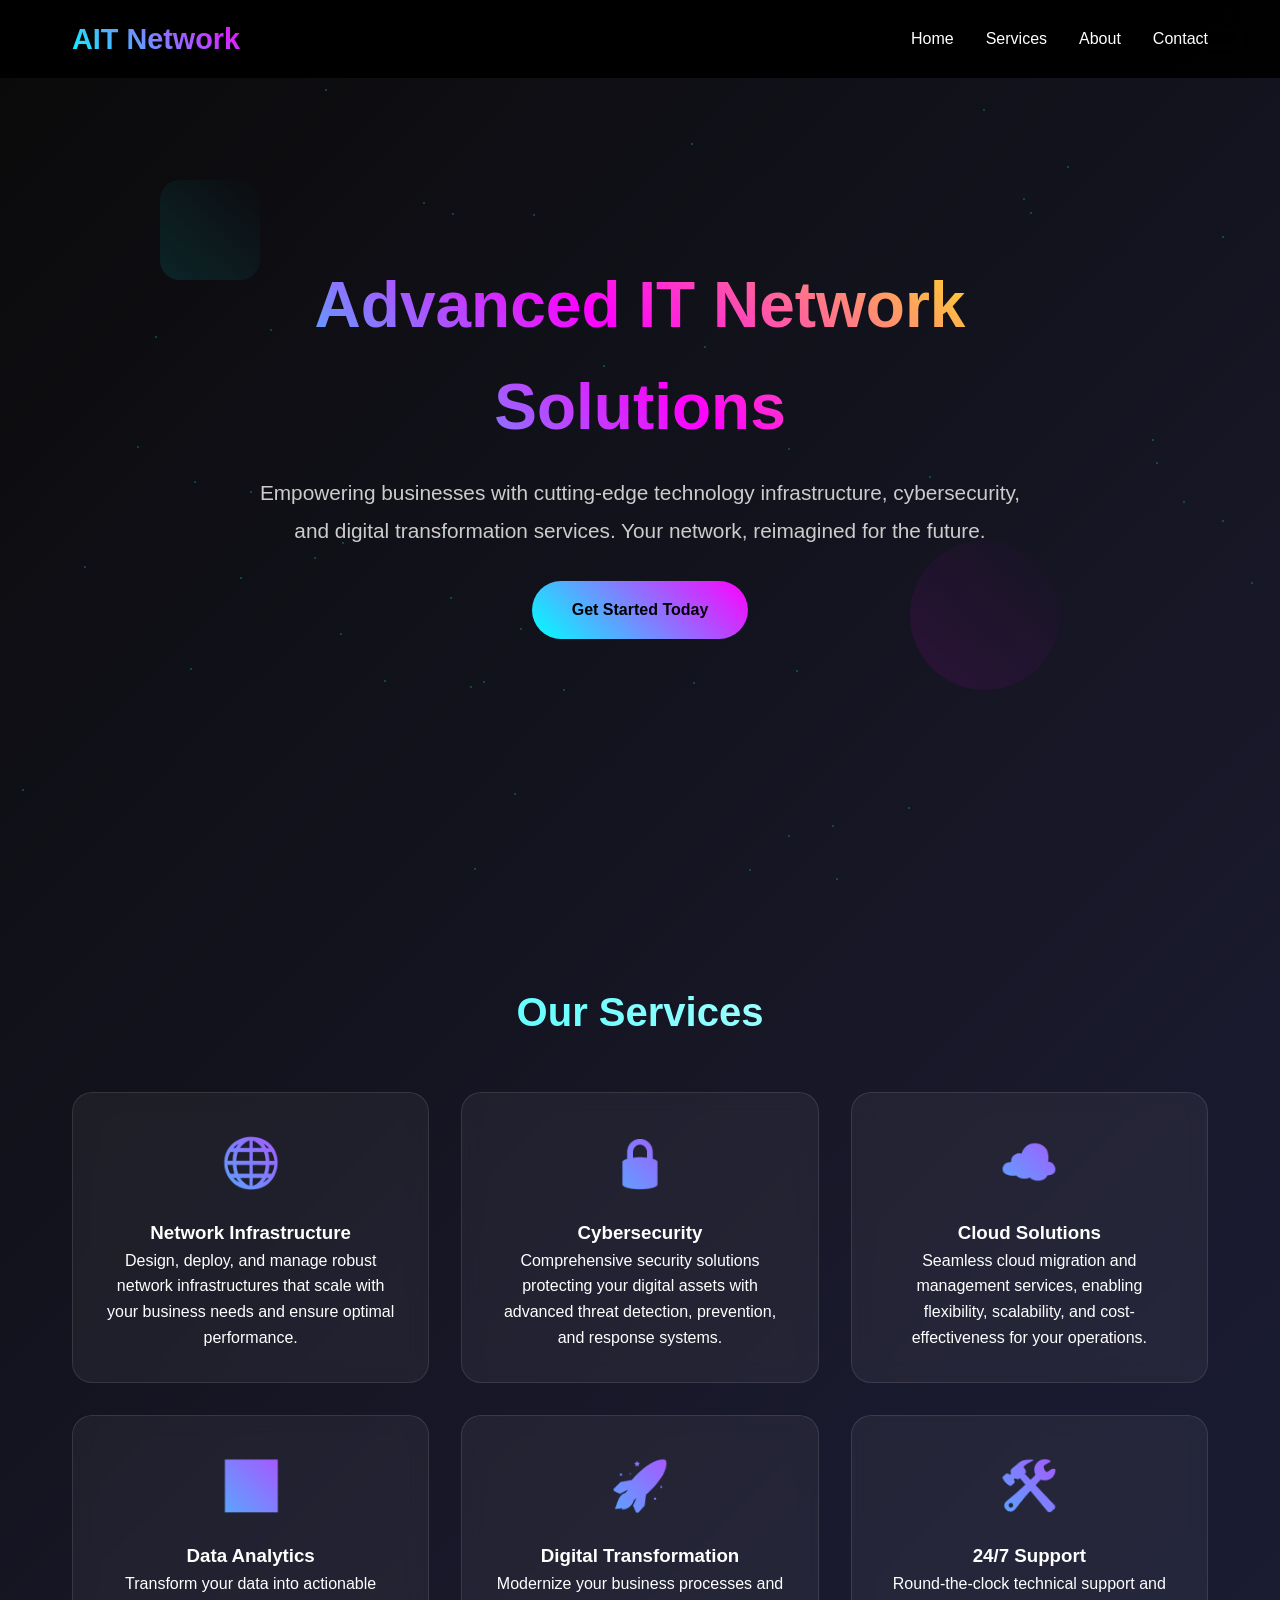
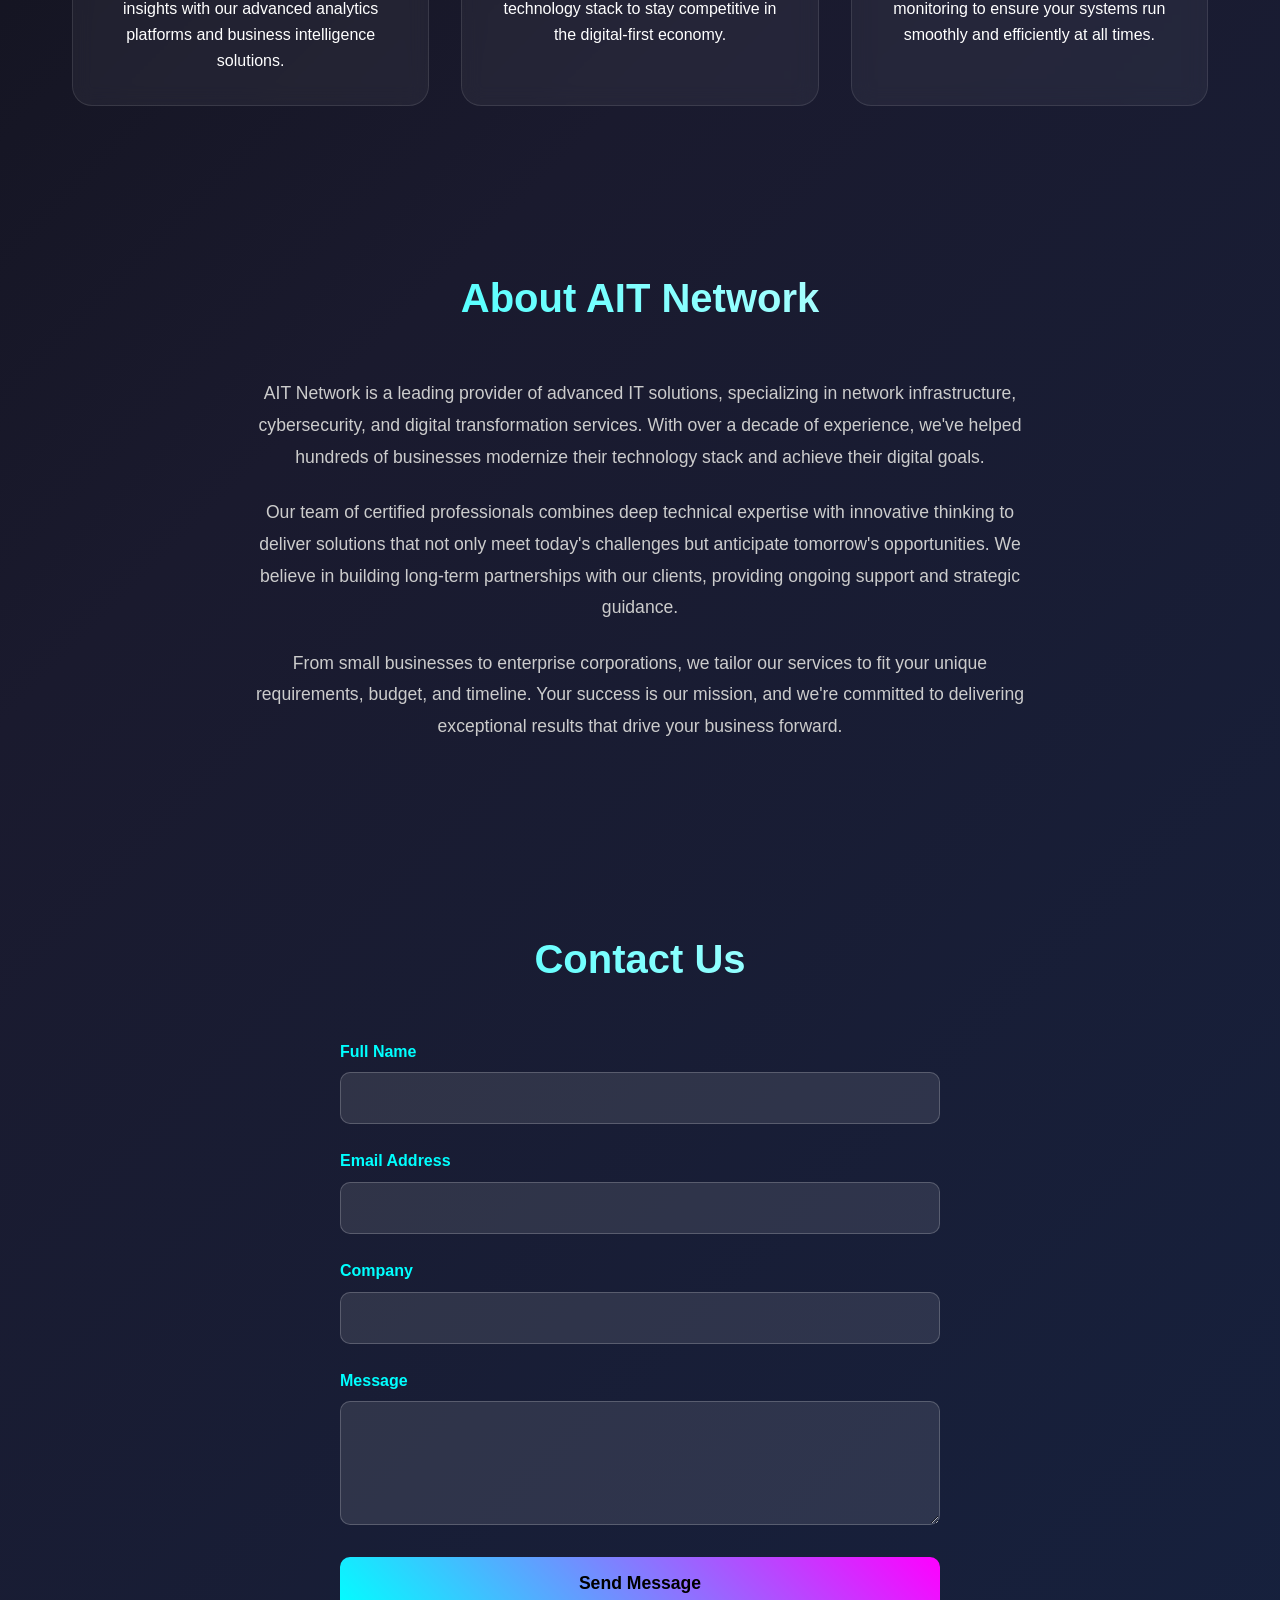
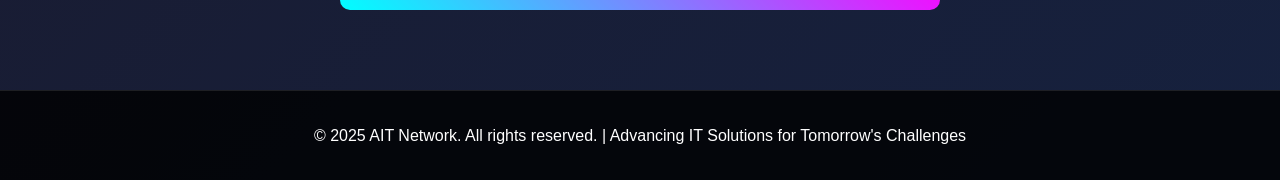
<file: index.html>
<!DOCTYPE html>

<html lang="en">

<head>

    <meta charset="UTF-8">

    <meta name="viewport" content="width=device-width, initial-scale=1.0">

    <title>AIT Network - Advanced IT Solutions</title>

    <style>

        * {

            margin: 0;

            padding: 0;

            box-sizing: border-box;

        }

        body {

            font-family: 'Inter', -apple-system, BlinkMacSystemFont, sans-serif;

            line-height: 1.6;

            color: #ffffff;

            background: linear-gradient(135deg, #0a0a0a 0%, #1a1a2e 50%, #16213e 100%);

            overflow-x: hidden;

        }

        /* Animated background particles */

        .particles {

            position: fixed;

            top: 0;

            left: 0;

            width: 100%;

            height: 100%;

            z-index: -1;

            overflow: hidden;

        }

        .particle {

            position: absolute;

            width: 2px;

            height: 2px;

            background: rgba(0, 255, 255, 0.3);

            border-radius: 50%;

            animation: float 6s infinite ease-in-out;

        }

        @keyframes float {

            0%, 100% { transform: translateY(0px) rotate(0deg); opacity: 0; }

            50% { transform: translateY(-100px) rotate(180deg); opacity: 1; }

        }

        /* Navigation */

        nav {

            position: fixed;

            top: 0;

            width: 100%;

            background: rgba(0, 0, 0, 0.95);

            backdrop-filter: blur(20px);

            z-index: 1000;

            padding: 1rem 0;

            transition: all 0.3s ease;

        }

        nav.scrolled {

            background: rgba(0, 0, 0, 0.98);

            box-shadow: 0 2px 20px rgba(0, 255, 255, 0.1);

        }

        .nav-container {

            max-width: 1200px;

            margin: 0 auto;

            display: flex;

            justify-content: space-between;

            align-items: center;

            padding: 0 2rem;

        }

        .logo {

            font-size: 1.8rem;

            font-weight: 800;

            background: linear-gradient(45deg, #00ffff, #ff00ff);

            -webkit-background-clip: text;

            -webkit-text-fill-color: transparent;

            background-clip: text;

        }

        .nav-menu {

            display: flex;

            list-style: none;

            gap: 2rem;

        }

        .nav-menu a {

            color: #ffffff;

            text-decoration: none;

            font-weight: 500;

            transition: all 0.3s ease;

            position: relative;

        }

        .nav-menu a:hover {

            color: #00ffff;

            transform: translateY(-2px);

        }

        .nav-menu a::after {

            content: '';

            position: absolute;

            width: 0;

            height: 2px;

            bottom: -5px;

            left: 0;

            background: linear-gradient(90deg, #00ffff, #ff00ff);

            transition: width 0.3s ease;

        }

        .nav-menu a:hover::after {

            width: 100%;

        }

        .mobile-menu {

            display: none;

            flex-direction: column;

            cursor: pointer;

        }

        .mobile-menu span {

            width: 25px;

            height: 3px;

            background: #ffffff;

            margin: 3px 0;

            transition: 0.3s;

        }

        /* Hero Section */

        .hero {

            min-height: 100vh;

            display: flex;

            align-items: center;

            justify-content: center;

            text-align: center;

            position: relative;

            overflow: hidden;

        }

        .hero-content {

            max-width: 800px;

            z-index: 2;

            animation: fadeInUp 1s ease-out;

        }

        .hero h1 {

            font-size: 4rem;

            font-weight: 900;

            margin-bottom: 1rem;

            background: linear-gradient(45deg, #00ffff, #ff00ff, #ffff00);

            -webkit-background-clip: text;

            -webkit-text-fill-color: transparent;

            background-clip: text;

            animation: glow 2s ease-in-out infinite alternate;

        }

        @keyframes glow {

            from { filter: drop-shadow(0 0 10px rgba(0, 255, 255, 0.3)); }

            to { filter: drop-shadow(0 0 20px rgba(255, 0, 255, 0.5)); }

        }

        .hero p {

            font-size: 1.3rem;

            margin-bottom: 2rem;

            color: #cccccc;

            line-height: 1.8;

        }

        .cta-button {

            display: inline-block;

            padding: 1rem 2.5rem;

            background: linear-gradient(45deg, #00ffff, #ff00ff);

            color: #000000;

            text-decoration: none;

            border-radius: 50px;

            font-weight: 700;

            transition: all 0.3s ease;

            position: relative;

            overflow: hidden;

        }

        .cta-button::before {

            content: '';

            position: absolute;

            top: 0;

            left: -100%;

            width: 100%;

            height: 100%;

            background: linear-gradient(45deg, transparent, rgba(255, 255, 255, 0.2), transparent);

            transition: left 0.5s ease;

        }

        .cta-button:hover::before {

            left: 100%;

        }

        .cta-button:hover {

            transform: translateY(-3px) scale(1.05);

            box-shadow: 0 10px 25px rgba(0, 255, 255, 0.3);

        }

        /* Floating geometric shapes */

        .shape {

            position: absolute;

            opacity: 0.1;

            animation: rotate 10s linear infinite;

        }

        .shape-1 {

            top: 20%;

            left: 10%;

            width: 100px;

            height: 100px;

            background: linear-gradient(45deg, #00ffff, transparent);

            border-radius: 20px;

            animation-delay: -2s;

        }

        .shape-2 {

            top: 60%;

            right: 15%;

            width: 150px;

            height: 150px;

            background: linear-gradient(45deg, #ff00ff, transparent);

            border-radius: 50%;

            animation-delay: -5s;

        }

        @keyframes rotate {

            from { transform: rotate(0deg); }

            to { transform: rotate(360deg); }

        }

        /* Sections */

        section {

            padding: 5rem 2rem;

            max-width: 1200px;

            margin: 0 auto;

        }

        .section-title {

            text-align: center;

            font-size: 2.5rem;

            font-weight: 800;

            margin-bottom: 3rem;

            background: linear-gradient(45deg, #00ffff, #ffffff);

            -webkit-background-clip: text;

            -webkit-text-fill-color: transparent;

            background-clip: text;

        }

        .services-grid {

            display: grid;

            grid-template-columns: repeat(auto-fit, minmax(300px, 1fr));

            gap: 2rem;

            margin-top: 3rem;

        }

        .service-card {

            background: rgba(255, 255, 255, 0.05);

            backdrop-filter: blur(10px);

            border: 1px solid rgba(255, 255, 255, 0.1);

            border-radius: 20px;

            padding: 2rem;

            text-align: center;

            transition: all 0.3s ease;

            position: relative;

            overflow: hidden;

        }

        .service-card::before {

            content: '';

            position: absolute;

            top: -50%;

            left: -50%;

            width: 200%;

            height: 200%;

            background: conic-gradient(from 0deg, transparent, rgba(0, 255, 255, 0.1), transparent);

            animation: rotate 4s linear infinite;

            opacity: 0;

            transition: opacity 0.3s ease;

        }

        .service-card:hover::before {

            opacity: 1;

        }

        .service-card:hover {

            transform: translateY(-10px);

            box-shadow: 0 20px 40px rgba(0, 255, 255, 0.2);

            border-color: rgba(0, 255, 255, 0.5);

        }

        .service-icon {

            font-size: 3rem;

            margin-bottom: 1rem;

            background: linear-gradient(45deg, #00ffff, #ff00ff);

            -webkit-background-clip: text;

            -webkit-text-fill-color: transparent;

            background-clip: text;

        }

        .about-content {

            text-align: center;

            max-width: 800px;

            margin: 0 auto;

        }

        .about-content p {

            font-size: 1.1rem;

            color: #cccccc;

            margin-bottom: 1.5rem;

            line-height: 1.8;

        }

        .contact-form {

            max-width: 600px;

            margin: 0 auto;

        }

        .form-group {

            margin-bottom: 1.5rem;

        }

        .form-group label {

            display: block;

            margin-bottom: 0.5rem;

            color: #00ffff;

            font-weight: 600;

        }

        .form-group input,

        .form-group textarea {

            width: 100%;

            padding: 1rem;

            background: rgba(255, 255, 255, 0.1);

            border: 1px solid rgba(255, 255, 255, 0.2);

            border-radius: 10px;

            color: #ffffff;

            font-size: 1rem;

            transition: all 0.3s ease;

        }

        .form-group input:focus,

        .form-group textarea:focus {

            outline: none;

            border-color: #00ffff;

            box-shadow: 0 0 15px rgba(0, 255, 255, 0.3);

        }

        .submit-btn {

            width: 100%;

            padding: 1rem;

            background: linear-gradient(45deg, #00ffff, #ff00ff);

            color: #000000;

            border: none;

            border-radius: 10px;

            font-size: 1.1rem;

            font-weight: 700;

            cursor: pointer;

            transition: all 0.3s ease;

        }

        .submit-btn:hover {

            transform: translateY(-2px);

            box-shadow: 0 10px 25px rgba(0, 255, 255, 0.3);

        }

        footer {

            text-align: center;

            padding: 2rem;

            background: rgba(0, 0, 0, 0.8);

            border-top: 1px solid rgba(255, 255, 255, 0.1);

        }

        @keyframes fadeInUp {

            from {

                opacity: 0;

                transform: translateY(30px);

            }

            to {

                opacity: 1;

                transform: translateY(0);

            }

        }

        /* Responsive */

        @media (max-width: 768px) {

            .nav-menu {

                display: none;

            }

            .mobile-menu {

                display: flex;

            }

            .hero h1 {

                font-size: 2.5rem;

            }

            .hero p {

                font-size: 1.1rem;

            }

            section {

                padding: 3rem 1rem;

            }

        }

    </style>

</head>

<body>

    <!-- Animated background particles -->

    <div class="particles" id="particles"></div>

    <!-- Navigation -->

    <nav id="navbar">

        <div class="nav-container">

            <div class="logo">AIT Network</div>

            <ul class="nav-menu">

                <li><a href="#home">Home</a></li>

                <li><a href="#services">Services</a></li>

                <li><a href="#about">About</a></li>

                <li><a href="#contact">Contact</a></li>

            </ul>

            <div class="mobile-menu">

                <span></span>

                <span></span>

                <span></span>

            </div>

        </div>

    </nav>

    <!-- Hero Section -->

    <section id="home" class="hero">

        <div class="shape shape-1"></div>

        <div class="shape shape-2"></div>

        <div class="hero-content">

            <h1>Advanced IT Network Solutions</h1>

            <p>Empowering businesses with cutting-edge technology infrastructure, cybersecurity, and digital transformation services. Your network, reimagined for the future.</p>

            <a href="#contact" class="cta-button">Get Started Today</a>

        </div>

    </section>

    <!-- Services Section -->

    <section id="services">

        <h2 class="section-title">Our Services</h2>

        <div class="services-grid">

            <div class="service-card">

                <div class="service-icon">🌐</div>

                <h3>Network Infrastructure</h3>

                <p>Design, deploy, and manage robust network infrastructures that scale with your business needs and ensure optimal performance.</p>

            </div>

            <div class="service-card">

                <div class="service-icon">🔒</div>

                <h3>Cybersecurity</h3>

                <p>Comprehensive security solutions protecting your digital assets with advanced threat detection, prevention, and response systems.</p>

            </div>

            <div class="service-card">

                <div class="service-icon">☁️</div>

                <h3>Cloud Solutions</h3>

                <p>Seamless cloud migration and management services, enabling flexibility, scalability, and cost-effectiveness for your operations.</p>

            </div>

            <div class="service-card">

                <div class="service-icon">📊</div>

                <h3>Data Analytics</h3>

                <p>Transform your data into actionable insights with our advanced analytics platforms and business intelligence solutions.</p>

            </div>

            <div class="service-card">

                <div class="service-icon">🚀</div>

                <h3>Digital Transformation</h3>

                <p>Modernize your business processes and technology stack to stay competitive in the digital-first economy.</p>

            </div>

            <div class="service-card">

                <div class="service-icon">🛠️</div>

                <h3>24/7 Support</h3>

                <p>Round-the-clock technical support and monitoring to ensure your systems run smoothly and efficiently at all times.</p>

            </div>

        </div>

    </section>

    <!-- About Section -->

    <section id="about">

        <h2 class="section-title">About AIT Network</h2>

        <div class="about-content">

            <p>AIT Network is a leading provider of advanced IT solutions, specializing in network infrastructure, cybersecurity, and digital transformation services. With over a decade of experience, we've helped hundreds of businesses modernize their technology stack and achieve their digital goals.</p>

            

            <p>Our team of certified professionals combines deep technical expertise with innovative thinking to deliver solutions that not only meet today's challenges but anticipate tomorrow's opportunities. We believe in building long-term partnerships with our clients, providing ongoing support and strategic guidance.</p>

            

            <p>From small businesses to enterprise corporations, we tailor our services to fit your unique requirements, budget, and timeline. Your success is our mission, and we're committed to delivering exceptional results that drive your business forward.</p>

        </div>

    </section>

    <!-- Contact Section -->

    <section id="contact">

        <h2 class="section-title">Contact Us</h2>

        <form class="contact-form" id="contactForm">

            <div class="form-group">

                <label for="name">Full Name</label>

                <input type="text" id="name" name="name" required>

            </div>

            <div class="form-group">

                <label for="email">Email Address</label>

                <input type="email" id="email" name="email" required>

            </div>

            <div class="form-group">

                <label for="company">Company</label>

                <input type="text" id="company" name="company">

            </div>

            <div class="form-group">

                <label for="message">Message</label>

                <textarea id="message" name="message" rows="5" required></textarea>

            </div>

            <button type="submit" class="submit-btn">Send Message</button>

        </form>

    </section>

    <!-- Footer -->

    <footer>

        <p>&copy; 2025 AIT Network. All rights reserved. | Advancing IT Solutions for Tomorrow's Challenges</p>

    </footer>

    <script>

        // Create animated particles

        function createParticles() {

            const particles = document.getElementById('particles');

            for (let i = 0; i < 50; i++) {

                const particle = document.createElement('div');

                particle.className = 'particle';

                particle.style.left = Math.random() * 100 + '%';

                particle.style.top = Math.random() * 100 + '%';

                particle.style.animationDelay = Math.random() * 6 + 's';

                particle.style.animationDuration = (Math.random() * 4 + 4) + 's';

                particles.appendChild(particle);

            }

        }

        // Navbar scroll effect

        window.addEventListener('scroll', () => {

            const navbar = document.getElementById('navbar');

            if (window.scrollY > 50) {

                navbar.classList.add('scrolled');

            } else {

                navbar.classList.remove('scrolled');

            }

        });

        // Smooth scrolling for navigation links

        document.querySelectorAll('a[href^="#"]').forEach(anchor => {

            anchor.addEventListener('click', function (e) {

                e.preventDefault();

                const target = document.querySelector(this.getAttribute('href'));

                if (target) {

                    target.scrollIntoView({

                        behavior: 'smooth',

                        block: 'start'

                    });

                }

            });

        });

        // Contact form handling

        document.getElementById('contactForm').addEventListener('submit', function(e) {

            e.preventDefault();

            

            // Simple form validation and feedback

            const name = document.getElementById('name').value;

            const email = document.getElementById('email').value;

            const message = document.getElementById('message').value;

            

            if (name && email && message) {

                alert('Thank you for your message! We\'ll get back to you within 24 hours.');

                this.reset();

            } else {

                alert('Please fill in all required fields.');

            }

        });

        // Service card interaction

        document.querySelectorAll('.service-card').forEach(card => {

            card.addEventListener('mouseenter', function() {

                this.style.transform = 'translateY(-10px) scale(1.02)';

            });

            

            card.addEventListener('mouseleave', function() {

                this.style.transform = 'translateY(0) scale(1)';

            });

        });

        // Initialize particles on page load

        createParticles();

        // Add some dynamic color changes

        setInterval(() => {

            const particles = document.querySelectorAll('.particle');

            particles.forEach(particle => {

                const colors = ['rgba(0, 255, 255, 0.3)', 'rgba(255, 0, 255, 0.3)', 'rgba(255, 255, 0, 0.3)'];

                particle.style.background = colors[Math.floor(Math.random() * colors.length)];

            });

        }, 3000);

    </script>

</body>

</html>
</file>
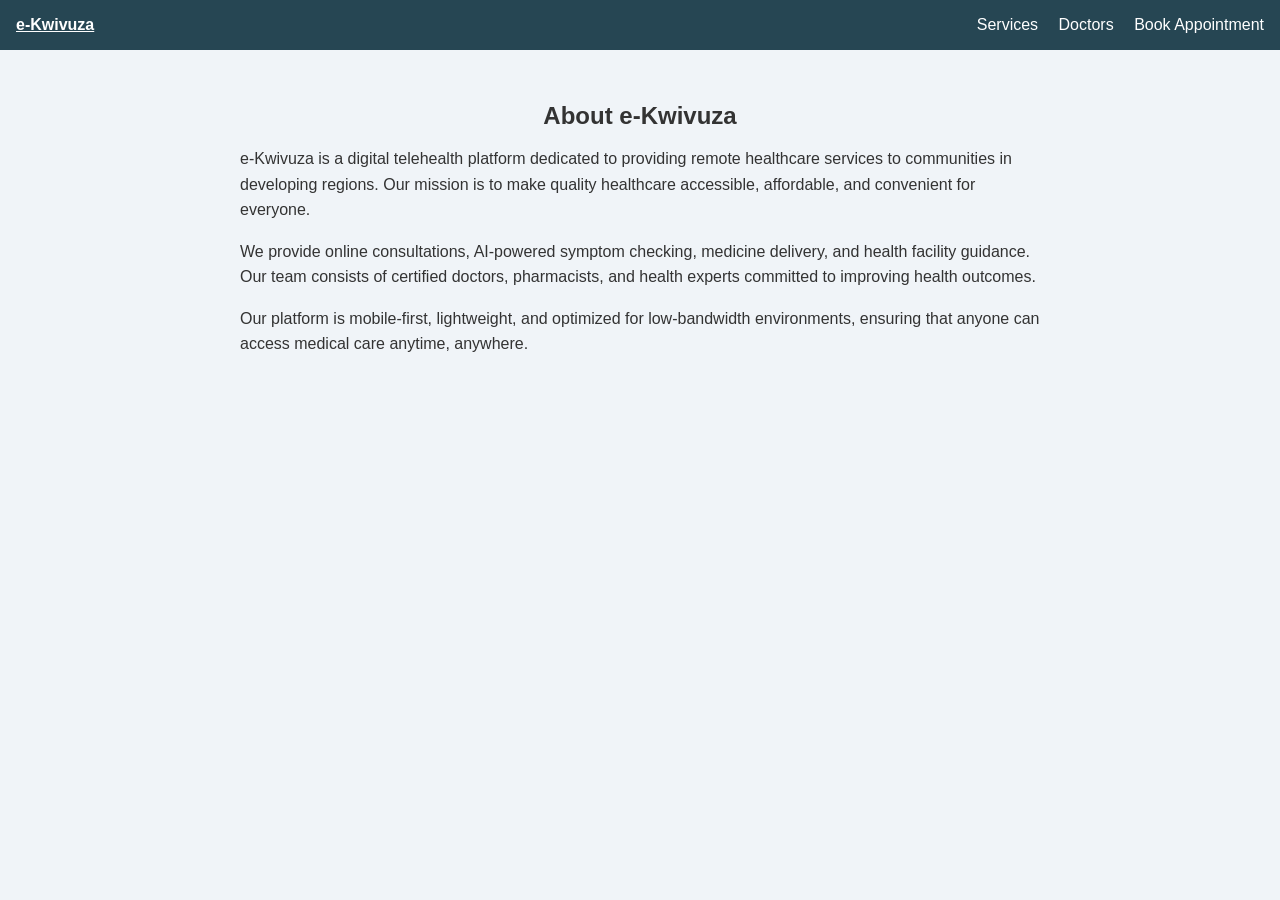
<file: about.html>
<!DOCTYPE html>
<html lang="en">
<head>
<meta charset="UTF-8">
<meta name="viewport" content="width=device-width, initial-scale=1.0">
<title>About Us | e-Kwivuza</title>
<style>
body{font-family:Arial,sans-serif;margin:0;background:#f0f4f8;color:#333;}
header{background:#264653;color:#fff;padding:1rem;display:flex;justify-content:space-between;align-items:center;}
nav a{color:#fff;text-decoration:none;margin-left:1rem;}
nav a:hover{color:#e9c46a;}
.container{padding:2rem;max-width:800px;margin:auto;}
h2{text-align:center;margin-bottom:1rem;}
p{margin-bottom:1rem;line-height:1.6;}
</style>
</head>
<body>
<header>
  <div><a href="index.html" style="color:white;font-weight:bold;">e-Kwivuza</a></div>
  <nav>
    <a href="services.html">Services</a>
    <a href="doctors.html">Doctors</a>
    <a href="appointment.html">Book Appointment</a>
  </nav>
</header>

<div class="container">
  <h2>About e-Kwivuza</h2>
  <p>e-Kwivuza is a digital telehealth platform dedicated to providing remote healthcare services to communities in developing regions. Our mission is to make quality healthcare accessible, affordable, and convenient for everyone.</p>
  <p>We provide online consultations, AI-powered symptom checking, medicine delivery, and health facility guidance. Our team consists of certified doctors, pharmacists, and health experts committed to improving health outcomes.</p>
  <p>Our platform is mobile-first, lightweight, and optimized for low-bandwidth environments, ensuring that anyone can access medical care anytime, anywhere.</p>
</div>
</body>
</html>
</file>
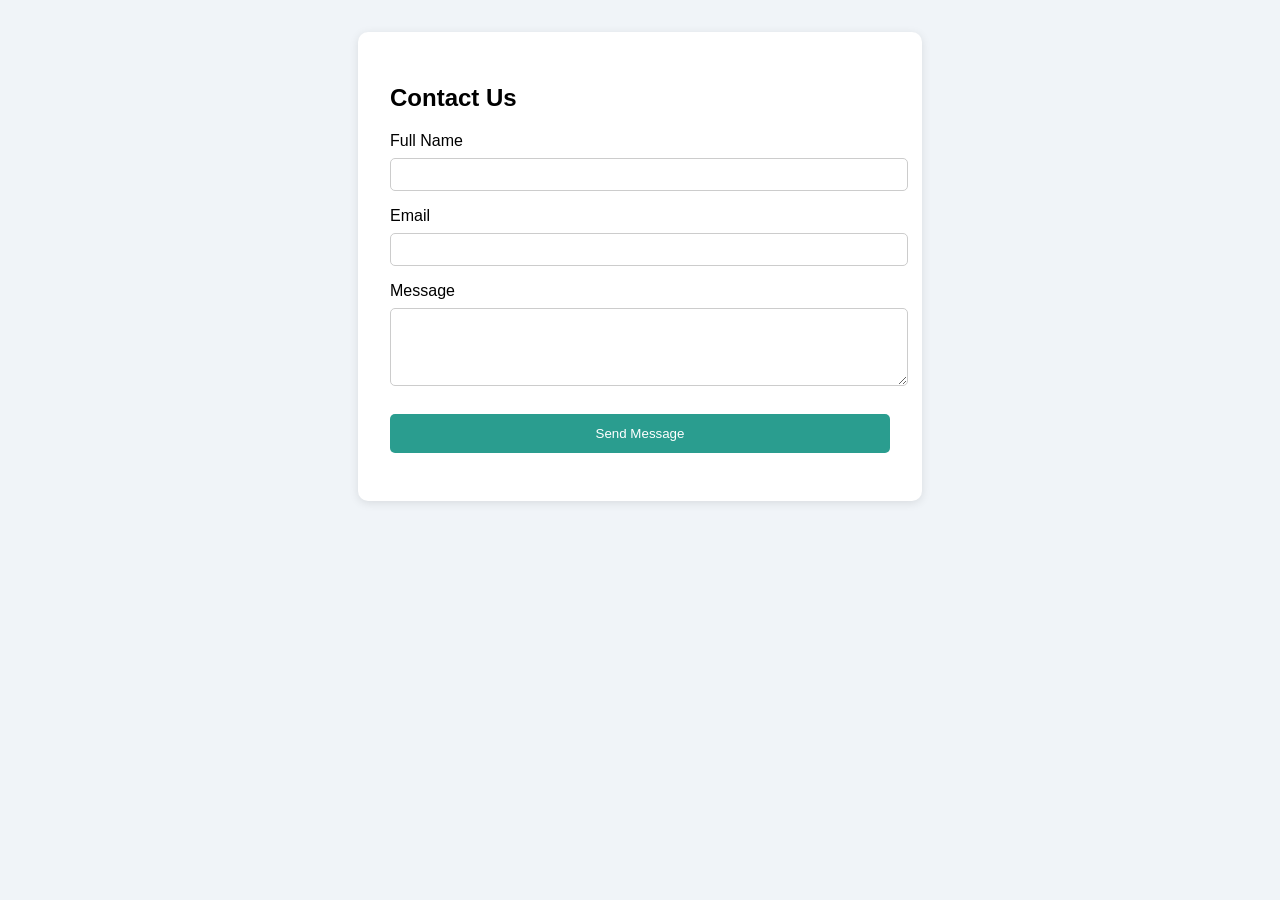
<file: contact.html>
<!DOCTYPE html>
<html lang="en">
<head>
<meta charset="UTF-8">
<meta name="viewport" content="width=device-width, initial-scale=1.0">
<title>Contact Us | e-Kwivuza</title>
<style>
body{font-family:Arial,sans-serif;margin:0;background:#f0f4f8;display:flex;justify-content:center;align-items:flex-start;padding:2rem;}
form{background:#fff;padding:2rem;border-radius:10px;box-shadow:0 2px 10px rgba(0,0,0,0.1);width:100%;max-width:500px;}
label{display:block;margin-top:1rem;}
input,textarea{width:100%;padding:0.5rem;margin-top:0.5rem;border-radius:5px;border:1px solid #ccc;}
button{margin-top:1.5rem;width:100%;padding:0.75rem;background:#2a9d8f;color:#fff;border:none;border-radius:5px;cursor:pointer;}
button:hover{background:#21867a;}
#result{margin-top:1rem;color:green;font-weight:bold;}
</style>
</head>
<body>
<form id="contactForm">
  <h2>Contact Us</h2>
  <label for="name">Full Name</label>
  <input type="text" id="name" required>
  <label for="email">Email</label>
  <input type="email" id="email" required>
  <label for="message">Message</label>
  <textarea id="message" rows="4" required></textarea>
  <button type="submit">Send Message</button>
  <div id="result"></div>
</form>

<script>
document.getElementById('contactForm')?.addEventListener('submit', e=>{
  e.preventDefault();
  const name=document.getElementById('name').value.trim();
  const email=document.getElementById('email').value.trim();
  const msg=document.getElementById('message').value.trim();
  if(!name||!email||!msg){alert("Fill all fields");return;}
  document.getElementById('result').innerText=`Thank you, ${name}! Your message has been sent.`;
});
</script>
</body>
</html>
</file>
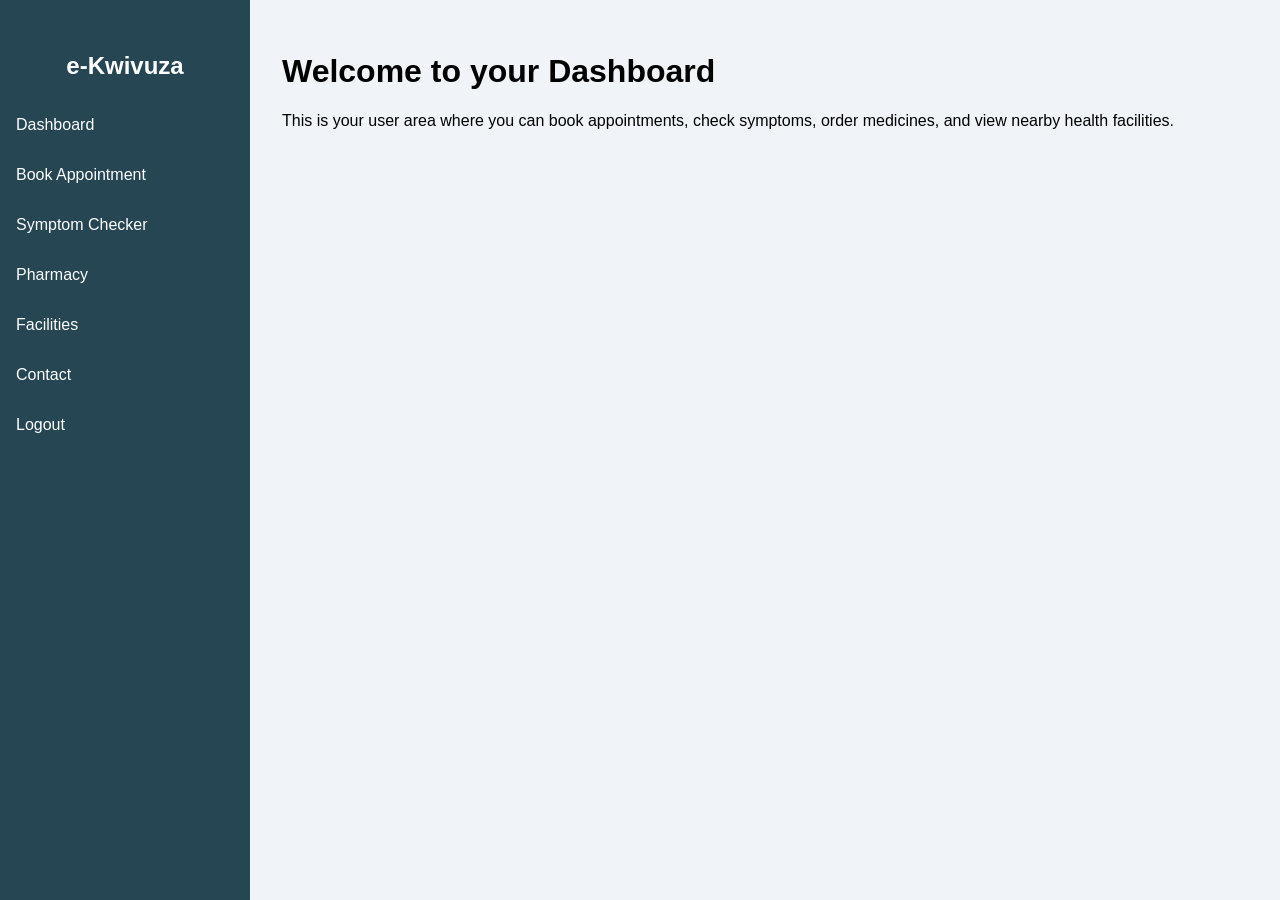
<file: dashboard.html>
<!DOCTYPE html>
<html lang="en">
<head>
<meta charset="UTF-8">
<meta name="viewport" content="width=device-width, initial-scale=1.0">
<title>Dashboard | e-Kwivuza</title>
<style>
body{font-family:Arial,sans-serif;margin:0;background:#f0f4f8;}
.sidebar{width:250px;background:#264653;color:#fff;height:100vh;position:fixed;top:0;left:0;padding-top:2rem;}
.sidebar a{display:block;color:#fff;text-decoration:none;padding:1rem;}
.sidebar a:hover{background:#2a9d8f;}
.main{margin-left:250px;padding:2rem;}
@media(max-width:768px){.sidebar{width:100%;height:auto;position:relative;}.main{margin-left:0;}}
</style>
</head>
<body>
<div class="sidebar">
  <h2 style="text-align:center;">e-Kwivuza</h2>
  <a href="dashboard.html">Dashboard</a>
  <a href="appointment.html">Book Appointment</a>
  <a href="symptom-checker.html">Symptom Checker</a>
  <a href="pharmacy.html">Pharmacy</a>
  <a href="facilities.html">Facilities</a>
  <a href="contact.html">Contact</a>
  <a href="index.html">Logout</a>
</div>
<div class="main">
  <h1>Welcome to your Dashboard</h1>
  <p>This is your user area where you can book appointments, check symptoms, order medicines, and view nearby health facilities.</p>
</div>
</body>
</html>
</file>
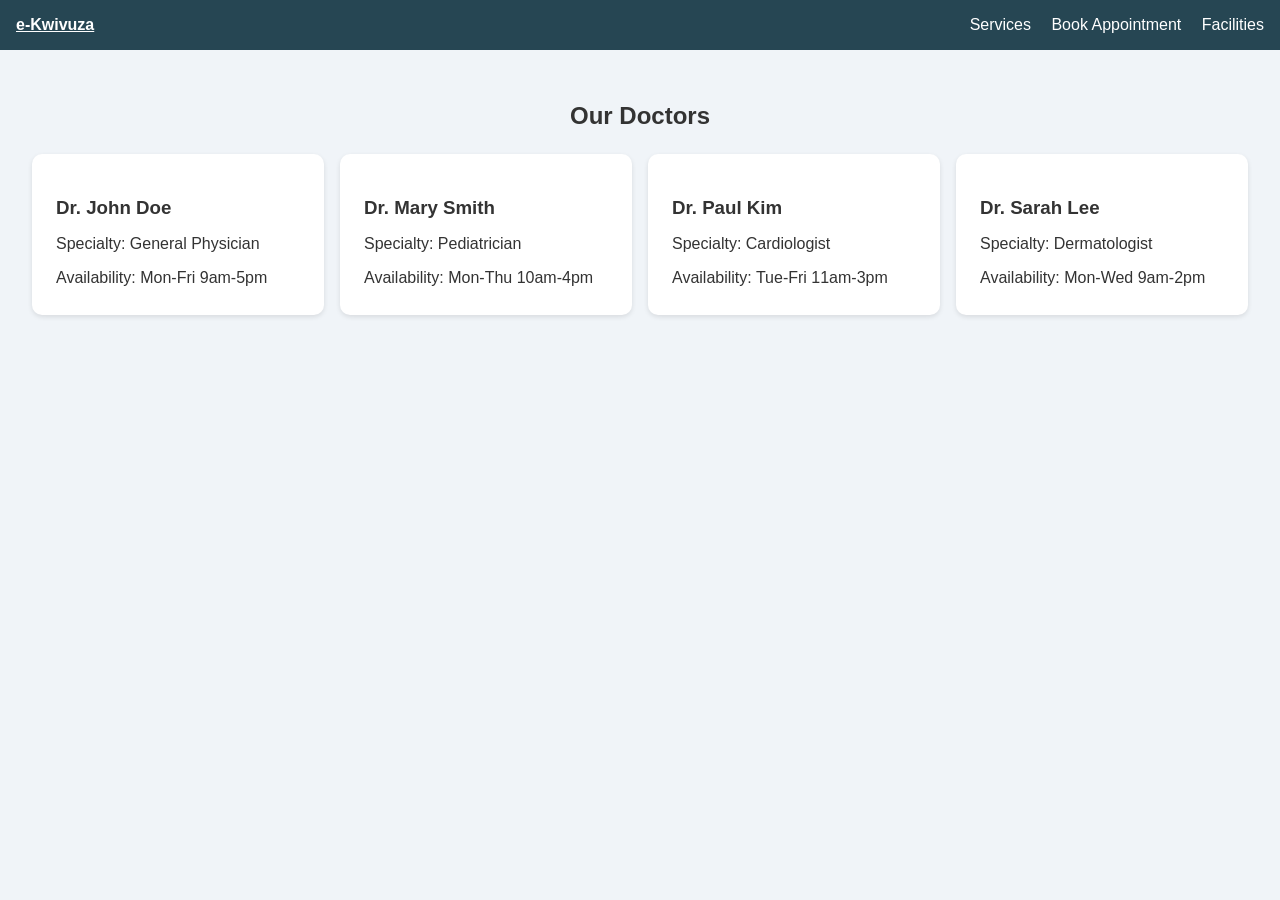
<file: doctors.html>
<!DOCTYPE html>
<html lang="en">
<head>
<meta charset="UTF-8">
<meta name="viewport" content="width=device-width, initial-scale=1.0">
<title>Doctors | e-Kwivuza</title>
<style>
body{font-family:Arial,sans-serif;margin:0;background:#f0f4f8;color:#333;}
header{background:#264653;color:#fff;padding:1rem;display:flex;justify-content:space-between;align-items:center;position:sticky;top:0;}
nav a{color:#fff;text-decoration:none;margin-left:1rem;}
nav a:hover{color:#e9c46a;}
.doctors{padding:2rem;}
.doctors h2{text-align:center;margin-bottom:1.5rem;}
.doctor-grid{display:grid;grid-template-columns:repeat(auto-fit,minmax(200px,1fr));gap:1rem;}
.card{background:#fff;padding:1.5rem;border-radius:10px;box-shadow:0 2px 5px rgba(0,0,0,0.1);}
.card h3{margin-bottom:0.5rem;}
.card p{margin-bottom:0.25rem;}
</style>
</head>
<body>
<header>
  <div><a href="index.html" style="color:white;font-weight:bold;">e-Kwivuza</a></div>
  <nav>
    <a href="services.html">Services</a>
    <a href="appointment.html">Book Appointment</a>
    <a href="facilities.html">Facilities</a>
  </nav>
</header>

<section class="doctors">
  <h2>Our Doctors</h2>
  <div class="doctor-grid">
    <div class="card">
      <h3>Dr. John Doe</h3>
      <p>Specialty: General Physician</p>
      <p>Availability: Mon-Fri 9am-5pm</p>
    </div>
    <div class="card">
      <h3>Dr. Mary Smith</h3>
      <p>Specialty: Pediatrician</p>
      <p>Availability: Mon-Thu 10am-4pm</p>
    </div>
    <div class="card">
      <h3>Dr. Paul Kim</h3>
      <p>Specialty: Cardiologist</p>
      <p>Availability: Tue-Fri 11am-3pm</p>
    </div>
    <div class="card">
      <h3>Dr. Sarah Lee</h3>
      <p>Specialty: Dermatologist</p>
      <p>Availability: Mon-Wed 9am-2pm</p>
    </div>
  </div>
</section>
</body>
</html>
</file>
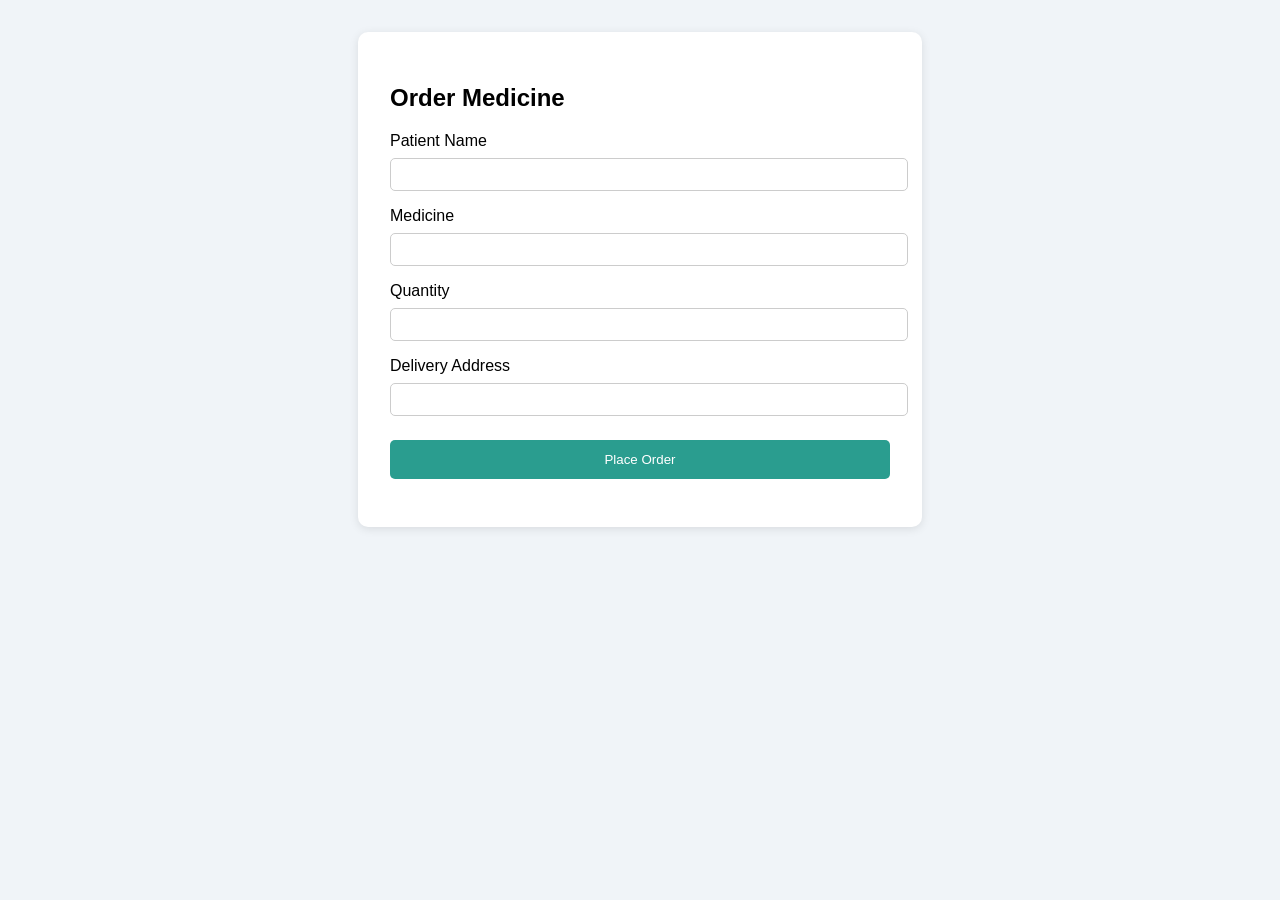
<file: pharmacy.html>
<!DOCTYPE html>
<html lang="en">
<head>
<meta charset="UTF-8">
<meta name="viewport" content="width=device-width, initial-scale=1.0">
<title>Medicine Delivery | e-Kwivuza</title>
<style>
body{font-family:Arial,sans-serif;margin:0;background:#f0f4f8;display:flex;justify-content:center;align-items:flex-start;padding:2rem;}
form{background:#fff;padding:2rem;border-radius:10px;box-shadow:0 2px 10px rgba(0,0,0,0.1);width:100%;max-width:500px;}
label{display:block;margin-top:1rem;}
input{width:100%;padding:0.5rem;margin-top:0.5rem;border-radius:5px;border:1px solid #ccc;}
button{margin-top:1.5rem;width:100%;padding:0.75rem;background:#2a9d8f;color:#fff;border:none;border-radius:5px;cursor:pointer;}
button:hover{background:#21867a;}
#result{margin-top:1rem;color:green;font-weight:bold;}
</style>
</head>
<body>
<form id="pharmacyForm">
  <h2>Order Medicine</h2>
  <label for="patientName">Patient Name</label>
  <input type="text" id="patientName" required>
  <label for="medicine">Medicine</label>
  <input type="text" id="medicine" required>
  <label for="quantity">Quantity</label>
  <input type="number" id="quantity" required>
  <label for="address">Delivery Address</label>
  <input type="text" id="address" required>
  <button type="submit">Place Order</button>
  <div id="result"></div>
</form>

<script>
document.getElementById('pharmacyForm')?.addEventListener('submit', e=>{
  e.preventDefault();
  const name=document.getElementById('patientName').value.trim();
  const med=document.getElementById('medicine').value.trim();
  const qty=document.getElementById('quantity').value.trim();
  const addr=document.getElementById('address').value.trim();
  if(!name||!med||!qty||!addr){alert("Fill all fields");return;}
  document.getElementById('result').innerText=`Order placed: ${qty} x ${med} for ${name}. Delivery to ${addr}.`;
});
</script>
</body>
</html>
</file>
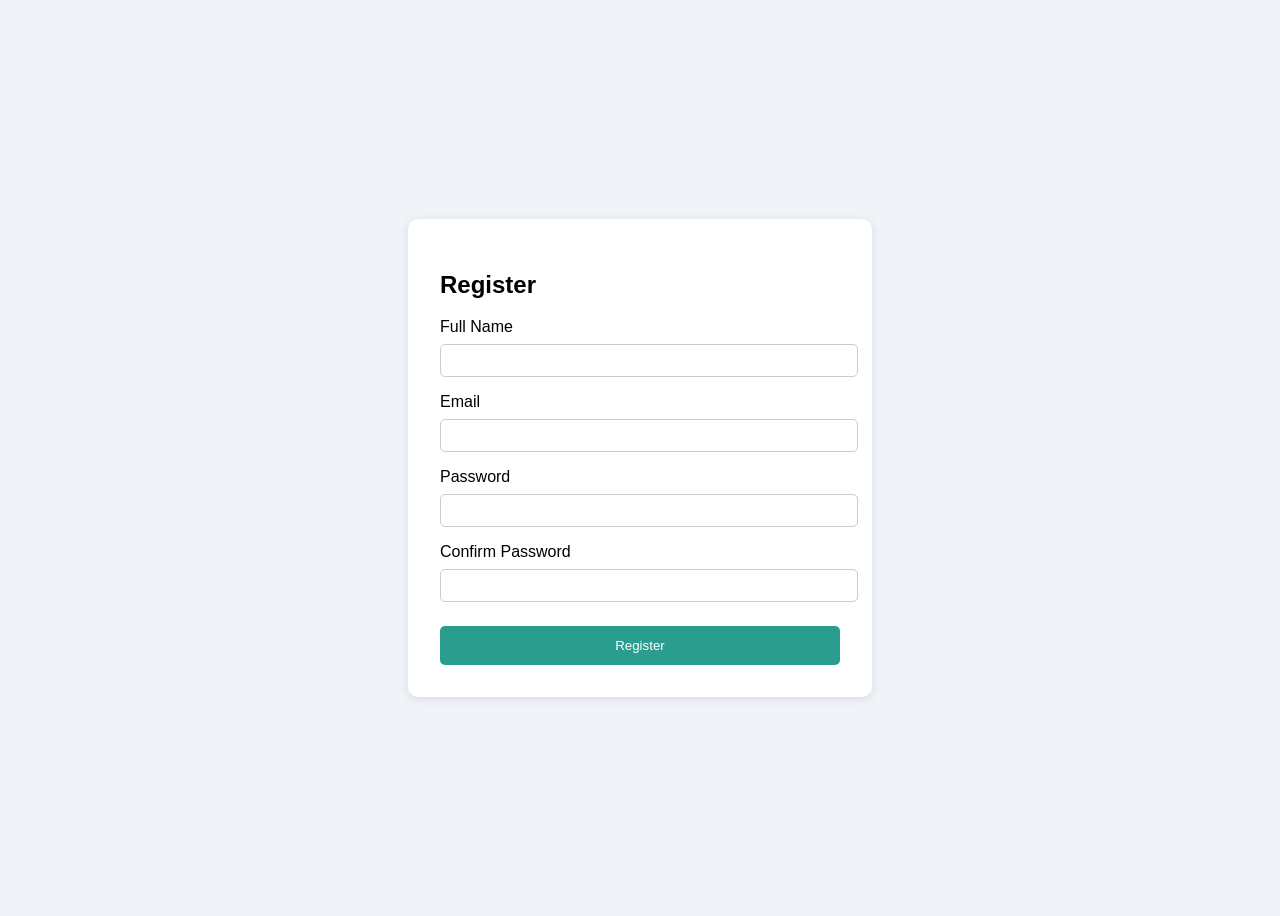
<file: register.html>
<!DOCTYPE html>
<html lang="en">
<head>
<meta charset="UTF-8">
<meta name="viewport" content="width=device-width, initial-scale=1.0">
<title>Register | e-Kwivuza</title>
<style>
body{font-family:Arial,sans-serif;background:#f0f4f8;display:flex;justify-content:center;align-items:center;height:100vh;}
form{background:#fff;padding:2rem;border-radius:10px;box-shadow:0 2px 10px rgba(0,0,0,0.1);width:90%;max-width:400px;}
label{display:block;margin-top:1rem;}
input{width:100%;padding:0.5rem;margin-top:0.5rem;border-radius:5px;border:1px solid #ccc;}
button{margin-top:1.5rem;width:100%;padding:0.75rem;background:#2a9d8f;color:#fff;border:none;border-radius:5px;cursor:pointer;}
button:hover{background:#21867a;}
</style>
</head>
<body>
<form id="registerForm">
  <h2>Register</h2>
  <label for="name">Full Name</label>
  <input type="text" id="name" required>
  <label for="email">Email</label>
  <input type="email" id="email" required>
  <label for="password">Password</label>
  <input type="password" id="password" required>
  <label for="confirmPassword">Confirm Password</label>
  <input type="password" id="confirmPassword" required>
  <button type="submit">Register</button>
</form>
<script>
document.getElementById('registerForm')?.addEventListener('submit', e=>{
  e.preventDefault();
  const name=document.getElementById('name').value.trim();
  const email=document.getElementById('email').value.trim();
  const password=document.getElementById('password').value.trim();
  const confirmPassword=document.getElementById('confirmPassword').value.trim();
  if(!name||!email||!password||!confirmPassword){alert("All fields required");return;}
  if(password!==confirmPassword){alert("Passwords do not match");return;}
  alert("Registration successful! Redirecting to dashboard...");
  window.location.href="dashboard.html";
});
</script>
</body>
</html>
</file>
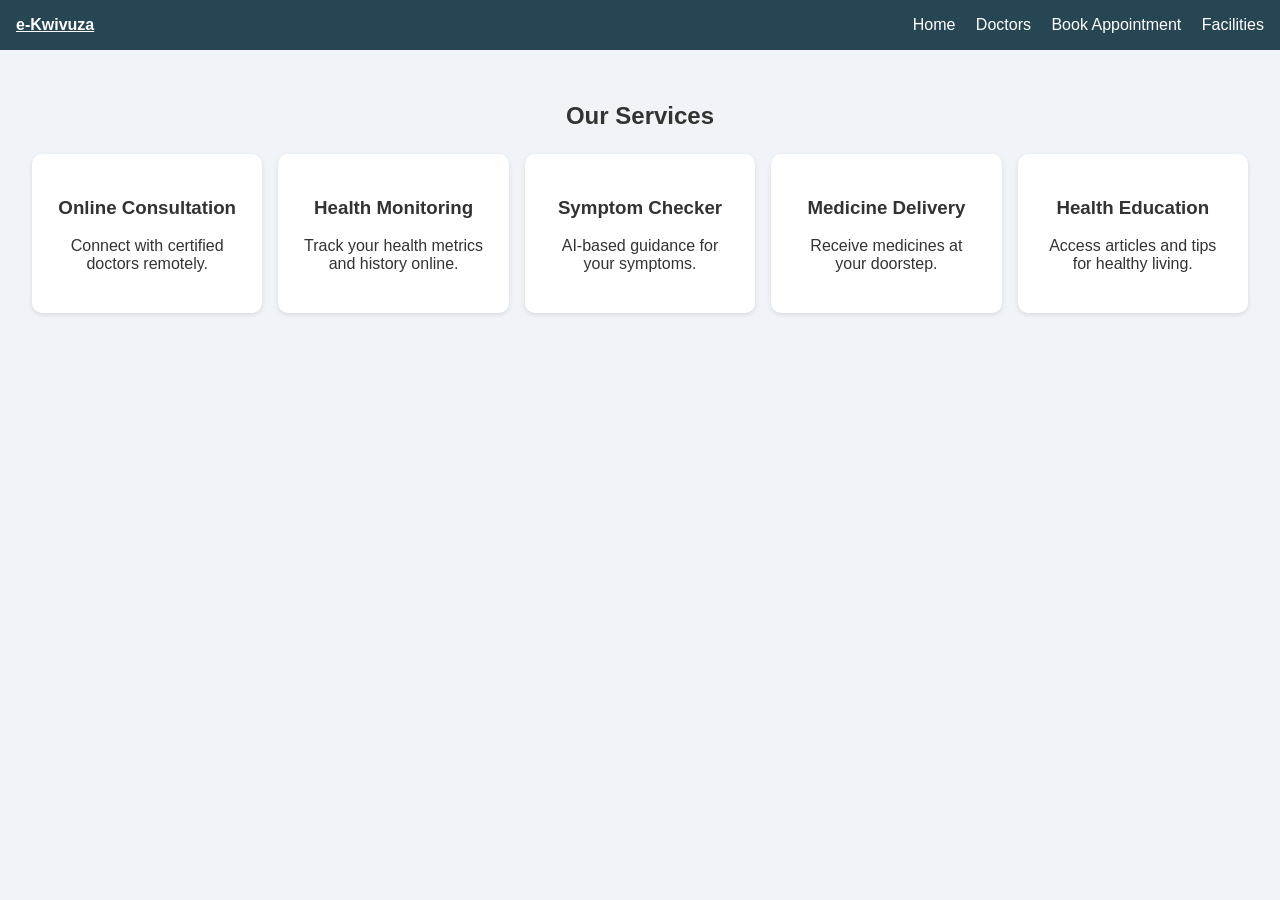
<file: services.html>
<!DOCTYPE html>
<html lang="en">
<head>
<meta charset="UTF-8">
<meta name="viewport" content="width=device-width, initial-scale=1.0">
<title>Services | e-Kwivuza</title>
<style>
body{font-family:Arial,sans-serif;margin:0;background:#f0f4f8;color:#333;}
header{background:#264653;color:#fff;position:sticky;top:0;padding:1rem;display:flex;justify-content:space-between;align-items:center;}
nav a{color:#fff;text-decoration:none;margin-left:1rem;}
nav a:hover{color:#e9c46a;}
.services{padding:2rem;}
.services h2{text-align:center;margin-bottom:1.5rem;}
.service-grid{display:grid;grid-template-columns:repeat(auto-fit,minmax(200px,1fr));gap:1rem;}
.card{background:#fff;padding:1.5rem;border-radius:10px;box-shadow:0 2px 5px rgba(0,0,0,0.1);text-align:center;}
</style>
</head>
<body>
<header>
  <div><a href="index.html" style="color:white;font-weight:bold;">e-Kwivuza</a></div>
  <nav>
    <a href="index.html">Home</a>
    <a href="doctors.html">Doctors</a>
    <a href="appointment.html">Book Appointment</a>
    <a href="facilities.html">Facilities</a>
  </nav>
</header>

<section class="services">
  <h2>Our Services</h2>
  <div class="service-grid">
    <div class="card">
      <h3>Online Consultation</h3>
      <p>Connect with certified doctors remotely.</p>
    </div>
    <div class="card">
      <h3>Health Monitoring</h3>
      <p>Track your health metrics and history online.</p>
    </div>
    <div class="card">
      <h3>Symptom Checker</h3>
      <p>AI-based guidance for your symptoms.</p>
    </div>
    <div class="card">
      <h3>Medicine Delivery</h3>
      <p>Receive medicines at your doorstep.</p>
    </div>
    <div class="card">
      <h3>Health Education</h3>
      <p>Access articles and tips for healthy living.</p>
    </div>
  </div>
</section>
</body>
</html>
</file>
